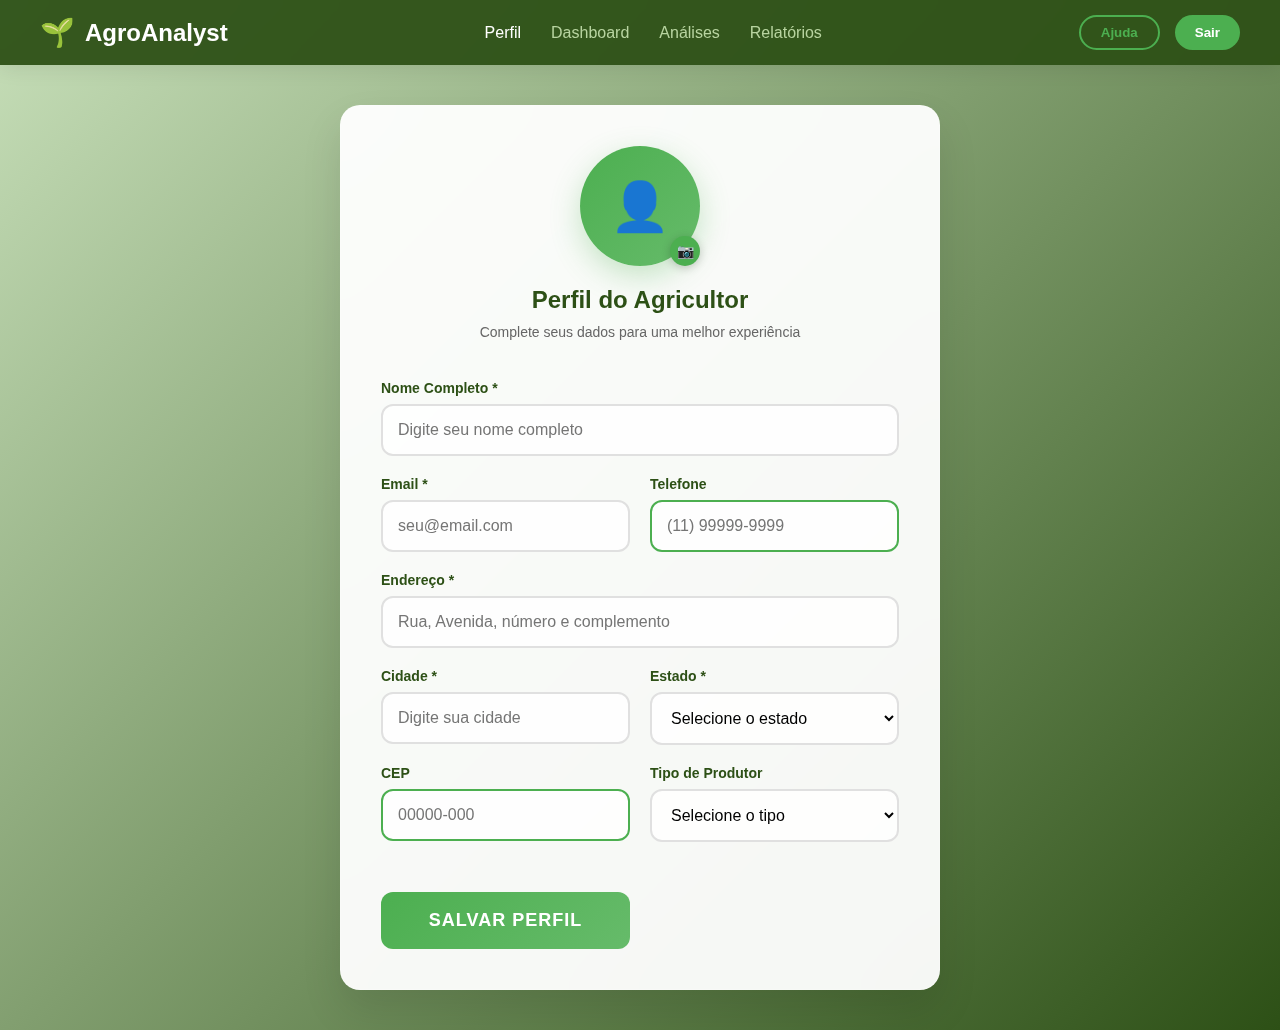
<file: AgroAnalyst-VersaoFinal/src/paginas/edita_conta.html>
<!DOCTYPE html>
<html lang="pt-BR">
<head>
    <meta charset="UTF-8">
    <meta name="viewport" content="width=device-width, initial-scale=1.0">
    <title>AgroAnalyst - Perfil do Usuário</title>
    <style>
        * {
            margin: 0;
            padding: 0;
            box-sizing: border-box;
        }

        body {
            font-family: 'Segoe UI', Tahoma, Geneva, Verdana, sans-serif;
            background: linear-gradient(135deg, #F2F0EB 0%, #C7DFB9 0%, #2d5016 100%);
            min-height: 100vh;
            display: flex;
            flex-direction: column;
        }

        /* Header */
        .header {
            background-color: rgba(45, 80, 22, 0.95);
            backdrop-filter: blur(10px);
            padding: 15px 30px;
            box-shadow: 0 2px 20px rgba(0,0,0,0.1);
        }

        .nav {
            display: flex;
            justify-content: space-between;
            align-items: center;
            max-width: 1200px;
            margin: 0 auto;
        }

        .logo {
            display: flex;
            align-items: center;
            color: #ffffff;
            font-size: 24px;
            font-weight: bold;
        }

        .logo a {
            color: #ffffff;
            text-decoration: none;
        }

        .logo::before {
            content: "🌱";
            margin-right: 10px;
            font-size: 28px;
        }

        .nav-links {
            display: flex;
            gap: 30px;
            list-style: none;
        }

        .nav-links a {
            color: #b8d4a0;
            text-decoration: none;
            font-weight: 500;
            transition: color 0.3s ease;
        }

        .nav-links a:hover, .nav-links a.active {
            color: #ffffff;
        }

        .nav-buttons {
            display: flex;
            gap: 15px;
        }

        .btn-outline {
            padding: 8px 20px;
            border: 2px solid #4CAF50;
            background: transparent;
            color: #4CAF50;
            border-radius: 25px;
            font-weight: bold;
            cursor: pointer;
            transition: all 0.3s ease;
        }

        .btn-primary {
            padding: 8px 20px;
            border: none;
            background: #4CAF50;
            color: white;
            border-radius: 25px;
            font-weight: bold;
            cursor: pointer;
            transition: all 0.3s ease;
        }

        .btn-outline:hover, .btn-primary:hover {
            transform: translateY(-2px);
            box-shadow: 0 5px 15px rgba(76, 175, 80, 0.3);
        }

        /* Main Container */
        .main-container {
            flex: 1;
            display: flex;
            justify-content: center;
            align-items: center;
            padding: 40px 20px;
        }

        .profile-container {
            background: rgba(255, 255, 255, 0.95);
            backdrop-filter: blur(20px);
            border-radius: 20px;
            padding: 40px;
            width: 100%;
            max-width: 600px;
            box-shadow: 0 20px 40px rgba(0,0,0,0.1);
            border: 1px solid rgba(255,255,255,0.2);
        }

        .profile-header {
            text-align: center;
            margin-bottom: 40px;
        }

        .avatar-container {
            position: relative;
            width: 120px;
            height: 120px;
            margin: 0 auto 20px;
        }

        .avatar {
            width: 120px;
            height: 120px;
            border-radius: 50%;
            background: linear-gradient(135deg, #4CAF50, #66BB6A);
            display: flex;
            align-items: center;
            justify-content: center;
            font-size: 48px;
            color: white;
            box-shadow: 0 10px 30px rgba(76, 175, 80, 0.3);
            cursor: pointer;
            transition: all 0.3s ease;
        }

        .avatar:hover {
            transform: scale(1.05);
            box-shadow: 0 15px 40px rgba(76, 175, 80, 0.4);
        }

        .upload-hint {
            position: absolute;
            bottom: 0;
            right: 0;
            background: #4CAF50;
            color: white;
            border-radius: 50%;
            width: 30px;
            height: 30px;
            display: flex;
            align-items: center;
            justify-content: center;
            font-size: 14px;
            cursor: pointer;
            box-shadow: 0 2px 10px rgba(0,0,0,0.2);
        }

        .profile-title {
            font-size: 24px;
            color: #2d5016;
            margin-bottom: 10px;
            font-weight: 600;
        }

        .profile-subtitle {
            color: #666;
            font-size: 14px;
        }

        /* Form Styles */
        .form-grid {
            display: grid;
            grid-template-columns: 1fr;
            gap: 20px;
        }

        .form-group {
            position: relative;
        }

        .form-group.half {
            grid-column: span 1;
        }

        @media (min-width: 768px) {
            .form-grid {
                grid-template-columns: 1fr 1fr;
            }
            
            .form-group.full {
                grid-column: span 2;
            }
        }

        .form-label {
            display: block;
            margin-bottom: 8px;
            color: #2d5016;
            font-weight: 600;
            font-size: 14px;
        }

        .form-input {
            width: 100%;
            padding: 15px;
            border: 2px solid #e0e0e0;
            border-radius: 12px;
            font-size: 16px;
            background: rgba(255,255,255,0.8);
            transition: all 0.3s ease;
            outline: none;
        }

        .form-input:focus {
            border-color: #4CAF50;
            background: rgba(255,255,255,1);
            box-shadow: 0 0 0 3px rgba(76, 175, 80, 0.1);
        }

        .form-input:valid {
            border-color: #4CAF50;
        }

        .form-select {
            width: 100%;
            padding: 15px;
            border: 2px solid #e0e0e0;
            border-radius: 12px;
            font-size: 16px;
            background: rgba(255,255,255,0.8);
            cursor: pointer;
            transition: all 0.3s ease;
            outline: none;
        }

        .form-select:focus {
            border-color: #4CAF50;
            background: rgba(255,255,255,1);
            box-shadow: 0 0 0 3px rgba(76, 175, 80, 0.1);
        }

        .save-button {
            width: 100%;
            padding: 18px;
            background: linear-gradient(135deg, #4CAF50, #66BB6A);
            color: white;
            border: none;
            border-radius: 12px;
            font-size: 18px;
            font-weight: bold;
            cursor: pointer;
            transition: all 0.3s ease;
            margin-top: 30px;
            text-transform: uppercase;
            letter-spacing: 1px;
        }

        .save-button:hover {
            transform: translateY(-2px);
            box-shadow: 0 10px 25px rgba(76, 175, 80, 0.3);
        }

        .save-button:active {
            transform: translateY(0);
        }

        /* Success Animation */
        .success-message {
            background: #d4edda;
            color: #155724;
            padding: 15px;
            border-radius: 12px;
            margin-top: 20px;
            text-align: center;
            font-weight: bold;
            display: none;
            animation: slideIn 0.5s ease;
        }

        @keyframes slideIn {
            from {
                opacity: 0;
                transform: translateY(-20px);
            }
            to {
                opacity: 1;
                transform: translateY(0);
            }
        }

        /* Responsive */
        @media (max-width: 768px) {
            .profile-container {
                padding: 30px 20px;
                margin: 20px;
            }
            
            .nav {
                flex-direction: column;
                gap: 20px;
            }
            
            .nav-links {
                display: none;
            }
        }
    </style>
</head>
<body>
    <header class="header">
        <nav class="nav">
            <div class="logo">
                <a href="/AgroAnalyst-VersaoFinal/index.html">AgroAnalyst</a>
            </div>
            <ul class="nav-links">
                <li><a href="#" class="active">Perfil</a></li>
                <li><a href="#">Dashboard</a></li>
                <li><a href="#">Análises</a></li>
                <li><a href="#">Relatórios</a></li>
            </ul>
            <div class="nav-buttons">
                <button class="btn-outline">Ajuda</button>
                <button class="btn-primary">Sair</button>
            </div>
        </nav>
    </header>

    <main class="main-container">
        <div class="profile-container">
            <div class="profile-header">
                <div class="avatar-container">
                    <div class="avatar" onclick="triggerFileInput()">
                        👤
                        <div class="upload-hint">📷</div>
                    </div>
                    <input type="file" id="avatarInput" style="display: none;" accept="image/*" onchange="handleAvatarUpload(event)">
                </div>
                <h1 class="profile-title">Perfil do Agricultor</h1>
                <p class="profile-subtitle">Complete seus dados para uma melhor experiência</p>
            </div>

            <form id="profileForm" class="form-grid">
                <div class="form-group full">
                    <label class="form-label" for="nomeCompleto">Nome Completo *</label>
                    <input type="text" id="nomeCompleto" name="nomeCompleto" class="form-input" placeholder="Digite seu nome completo" required>
                </div>

                <div class="form-group">
                    <label class="form-label" for="email">Email *</label>
                    <input type="email" id="email" name="email" class="form-input" placeholder="seu@email.com" required>
                </div>

                <div class="form-group">
                    <label class="form-label" for="telefone">Telefone</label>
                    <input type="tel" id="telefone" name="telefone" class="form-input" placeholder="(11) 99999-9999">
                </div>

                <div class="form-group full">
                    <label class="form-label" for="endereco">Endereço *</label>
                    <input type="text" id="endereco" name="endereco" class="form-input" placeholder="Rua, Avenida, número e complemento" required>
                </div>

                <div class="form-group">
                    <label class="form-label" for="cidade">Cidade *</label>
                    <input type="text" id="cidade" name="cidade" class="form-input" placeholder="Digite sua cidade" required>
                </div>

                <div class="form-group">
                    <label class="form-label" for="estado">Estado *</label>
                    <select id="estado" name="estado" class="form-select" required>
                        <option value="">Selecione o estado</option>
                        <option value="AC">Acre</option>
                        <option value="AL">Alagoas</option>
                        <option value="AP">Amapá</option>
                        <option value="AM">Amazonas</option>
                        <option value="BA">Bahia</option>
                        <option value="CE">Ceará</option>
                        <option value="DF">Distrito Federal</option>
                        <option value="ES">Espírito Santo</option>
                        <option value="GO">Goiás</option>
                        <option value="MA">Maranhão</option>
                        <option value="MT">Mato Grosso</option>
                        <option value="MS">Mato Grosso do Sul</option>
                        <option value="MG">Minas Gerais</option>
                        <option value="PA">Pará</option>
                        <option value="PB">Paraíba</option>
                        <option value="PR">Paraná</option>
                        <option value="PE">Pernambuco</option>
                        <option value="PI">Piauí</option>
                        <option value="RJ">Rio de Janeiro</option>
                        <option value="RN">Rio Grande do Norte</option>
                        <option value="RS">Rio Grande do Sul</option>
                        <option value="RO">Rondônia</option>
                        <option value="RR">Roraima</option>
                        <option value="SC">Santa Catarina</option>
                        <option value="SP">São Paulo</option>
                        <option value="SE">Sergipe</option>
                        <option value="TO">Tocantins</option>
                    </select>
                </div>

                <div class="form-group">
                    <label class="form-label" for="cep">CEP</label>
                    <input type="text" id="cep" name="cep" class="form-input" placeholder="00000-000" maxlength="9">
                </div>

                <div class="form-group">
                    <label class="form-label" for="tipoProdutor">Tipo de Produtor</label>
                    <select id="tipoProdutor" name="tipoProdutor" class="form-select">
                        <option value="">Selecione o tipo</option>
                        <option value="pequeno">Pequeno Produtor</option>
                        <option value="medio">Médio Produtor</option>
                        <option value="grande">Grande Produtor</option>
                        <option value="cooperativa">Cooperativa</option>
                        <option value="empresa">Empresa Rural</option>
                    </select>
                </div>

                <button type="submit" class="save-button">Salvar Perfil</button>
            </form>

            <div id="successMessage" class="success-message">
                ✅ Perfil salvo com sucesso!
            </div>
        </div>
    </main>

    <script>
        // Formatação de CEP
        document.getElementById('cep').addEventListener('input', function(e) {
            let value = e.target.value.replace(/\D/g, '');
            if (value.length > 5) {
                value = value.substring(0, 5) + '-' + value.substring(5, 8);
            }
            e.target.value = value;
        });

        // Formatação de telefone
        document.getElementById('telefone').addEventListener('input', function(e) {
            let value = e.target.value.replace(/\D/g, '');
            if (value.length > 0) {
                if (value.length <= 2) {
                    value = '(' + value;
                } else if (value.length <= 6) {
                    value = '(' + value.substring(0, 2) + ') ' + value.substring(2);
                } else if (value.length <= 10) {
                    value = '(' + value.substring(0, 2) + ') ' + value.substring(2, 6) + '-' + value.substring(6);
                } else {
                    value = '(' + value.substring(0, 2) + ') ' + value.substring(2, 7) + '-' + value.substring(7, 11);
                }
            }
            e.target.value = value;
        });

        // Consulta CEP
        document.getElementById('cep').addEventListener('blur', function(e) {
            const cep = e.target.value.replace(/\D/g, '');
            if (cep.length === 8) {
                fetch(`https://viacep.com.br/ws/${cep}/json/`)
                    .then(response => response.json())
                    .then(data => {
                        if (!data.erro) {
                            document.getElementById('endereco').value = data.logradouro;
                            document.getElementById('cidade').value = data.localidade;
                            document.getElementById('estado').value = data.uf;
                        }
                    })
                    .catch(error => {
                        console.log('Erro ao consultar CEP:', error);
                    });
            }
        });

        // Upload de avatar
        function triggerFileInput() {
            document.getElementById('avatarInput').click();
        }

        function handleAvatarUpload(event) {
            const file = event.target.files[0];
            if (file) {
                const reader = new FileReader();
                reader.onload = function(e) {
                    const avatar = document.querySelector('.avatar');
                    avatar.style.backgroundImage = `url(${e.target.result})`;
                    avatar.style.backgroundSize = 'cover';
                    avatar.style.backgroundPosition = 'center';
                    avatar.innerHTML = '<div class="upload-hint">📷</div>';
                };
                reader.readAsDataURL(file);
            }
        }

        // Submit do formulário
        document.getElementById('profileForm').addEventListener('submit', function(e) {
            e.preventDefault();
            
            // Simular salvamento
            const formData = new FormData(this);
            const data = Object.fromEntries(formData);
            
            console.log('Dados do perfil:', data);
            
            // Mostrar mensagem de sucesso
            const successMessage = document.getElementById('successMessage');
            successMessage.style.display = 'block';
            
            // Esconder mensagem após 3 segundos
            setTimeout(() => {
                successMessage.style.display = 'none';
            }, 3000);
            
            // Scroll para o topo
            window.scrollTo({ top: 0, behavior: 'smooth' });
        });

        // Validação em tempo real
        const inputs = document.querySelectorAll('.form-input, .form-select');
        inputs.forEach(input => {
            input.addEventListener('blur', function() {
                if (this.checkValidity()) {
                    this.style.borderColor = '#4CAF50';
                } else {
                    this.style.borderColor = '#f44336';
                }
            });
        });

        // Animação de entrada
        window.addEventListener('load', function() {
            const container = document.querySelector('.profile-container');
            container.style.animation = 'slideIn 0.5s ease';
        });
    </script>
</body>
</html>
</file>
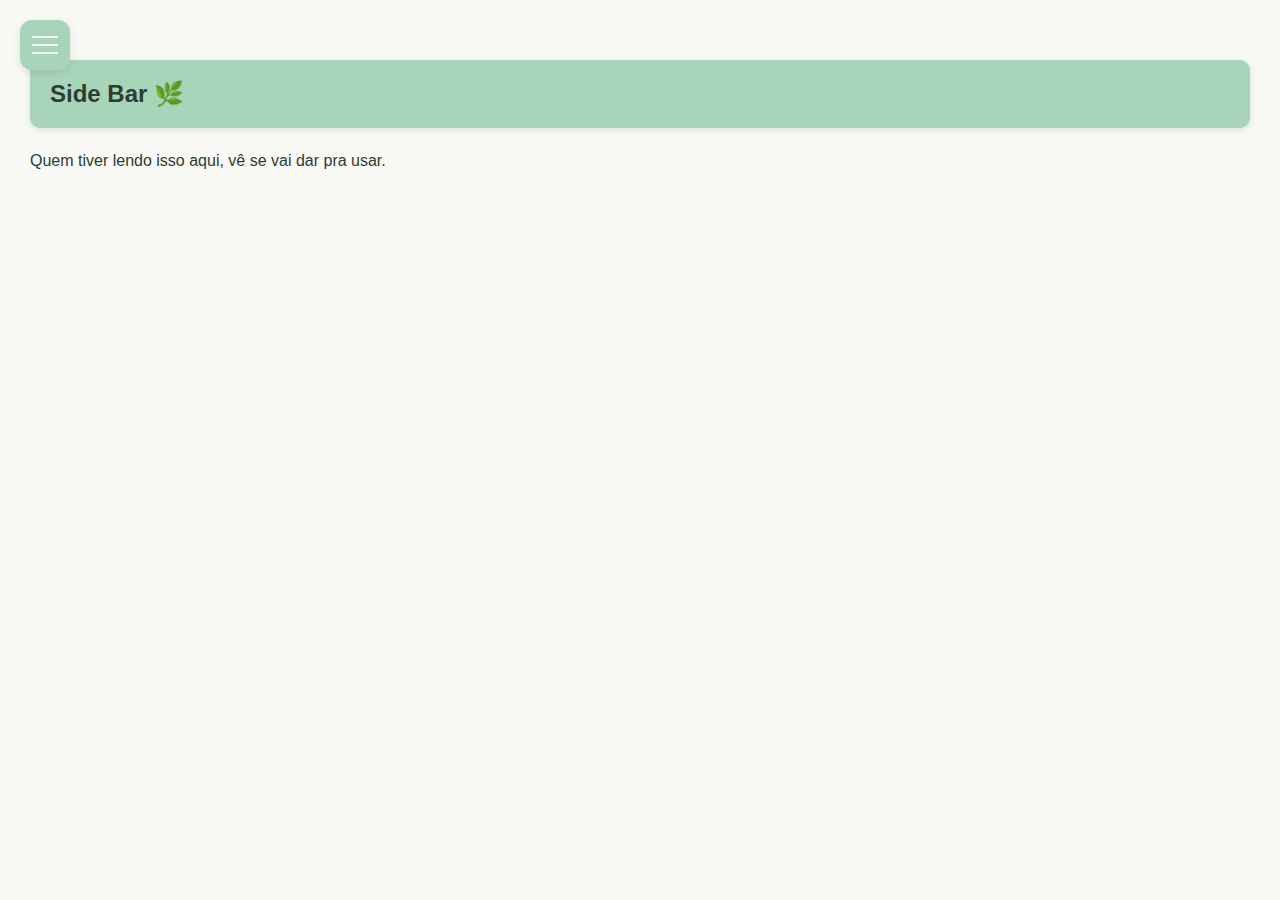
<file: AgroAnalyst-VersaoFinal/src/paginas/side_bar.html>
<!DOCTYPE html>
<html lang="pt-BR">
<head>
  <meta charset="UTF-8">
  <meta name="viewport" content="width=device-width, initial-scale=1.0">
  <title>Menu Lateral - Estilo Pastel</title>
  <style>
    :root {
      --verde-claro: #A8D5BA;
      --verde-pastel: #CFE8CC;
      --verde-escuro: #7BB992;
      --off-white: #F8F8F4;
      --texto: #2E3D32;
      --sombra: rgba(0, 0, 0, 0.1);
      --overlay: rgba(0, 0, 0, 0.3);
    }

    * {
      box-sizing: border-box;
      margin: 0;
      padding: 0;
      font-family: "Poppins", Arial, sans-serif;
    }

    body {
      background-color: var(--off-white);
      color: var(--texto);
      overflow-x: hidden;
    }

    /* 🍔 Botão do menu */
    .menu-btn {
      position: fixed;
      top: 20px;
      left: 20px;
      width: 50px;
      height: 50px;
      background-color: var(--verde-claro);
      border: none;
      border-radius: 12px;
      box-shadow: 0 3px 8px var(--sombra);
      cursor: pointer;
      display: flex;
      align-items: center;
      justify-content: center;
      z-index: 1001;
      transition: background 0.3s ease, transform 0.2s ease;
    }

    .menu-btn:hover {
      background-color: var(--verde-escuro);
      transform: scale(1.05);
    }

    .menu-icon {
      position: relative;
      width: 26px;
      height: 2.5px;
      background-color: var(--off-white);
      border-radius: 2px;
      transition: all 0.3s ease;
    }

    .menu-icon::before,
    .menu-icon::after {
      content: "";
      position: absolute;
      left: 0;
      width: 26px;
      height: 2.5px;
      background-color: var(--off-white);
      border-radius: 2px;
      transition: all 0.3s ease;
    }

    .menu-icon::before {
      top: -8px;
    }

    .menu-icon::after {
      top: 8px;
    }

    /* Animação do ícone */
    .menu-btn.active .menu-icon {
      background: transparent;
    }

    .menu-btn.active .menu-icon::before {
      transform: rotate(45deg);
      top: 0;
    }

    .menu-btn.active .menu-icon::after {
      transform: rotate(-45deg);
      top: 0;
    }

    /* 🧭 Sidebar */
    .sidebar {
      position: fixed;
      top: 0;
      left: -260px;
      width: 250px;
      height: 100%;
      background-color: var(--verde-pastel);
      box-shadow: 2px 0 10px var(--sombra);
      transition: 0.3s ease;
      padding-top: 80px;
      z-index: 1000;
      opacity: 0;
    }

    .sidebar.open {
      left: 0;
      opacity: 1;
    }

    .sidebar a {
      display: flex;
      align-items: center;
      padding: 14px 25px;
      text-decoration: none;
      color: var(--texto);
      font-size: 17px;
      transition: background 0.2s, border-left 0.2s;
      border-left: 4px solid transparent;
    }

    .sidebar a:hover {
      background-color: var(--verde-claro);
      border-left: 4px solid var(--verde-escuro);
    }

    .sidebar a span {
      margin-left: 10px;
    }

    /* 🔳 Efeito de sobreposição */
    .overlay {
      position: fixed;
      top: 0;
      left: 0;
      width: 100%;
      height: 100%;
      background: var(--overlay);
      opacity: 0;
      visibility: hidden;
      transition: 0.3s ease;
      z-index: 900;
    }

    .overlay.active {
      opacity: 1;
      visibility: visible;
    }

    /* 🧩 Conteúdo principal */
    .content {
      padding: 60px 30px;
      transition: all 0.4s ease;
    }

    /* ✨ Efeito suave ao abrir o menu */
    .blurred {
      filter: blur(3px);
      opacity: 0.6;
      transform: scale(0.98);
    }

    header {
      background-color: var(--verde-claro);
      padding: 20px;
      border-radius: 10px;
      box-shadow: 0 2px 6px var(--sombra);
    }

    header h1 {
      font-size: 24px;
    }

    main {
      margin-top: 20px;
    }

    main p {
      line-height: 1.6;
      font-size: 16px;
    }
  </style>
</head>
<body>
  <div class="barra-lateral">
    <!-- Botão de menu -->
    <button class="menu-btn" id="menuBtn">
      <div class="menu-icon"></div>
    </button>

    <!-- Sobreposição -->
    <div class="overlay" id="overlay"></div>

    <!-- Menu lateral -->
    <nav class="sidebar" id="sidebar">
      <a href="#"><span>🏠</span> Início</a>
      <a href="#"><span>📄</span> Sobre o Projeto</a>
      <a href="#"><span>📊</span> Relatórios</a>
      <a href="#"><span>⚙️</span> Configurações</a>
      <a href="#"><span>🚪</span> Sair</a>
    </nav>

    <!-- Conteúdo principal -->
    <div class="content" id="content">
      <header>
        <h1>Side Bar 🌿</h1>
      </header>

      <main>
        <p>
          Quem tiver lendo isso aqui, vê se vai dar pra usar.
        </p>
      </main>
    </div>
  </div>
  <!-- Script -->
  <script>
    const menuBtn = document.getElementById('menuBtn');
    const sidebar = document.getElementById('sidebar');
    const overlay = document.getElementById('overlay');
    const content = document.getElementById('content');

    menuBtn.addEventListener('click', () => {
      menuBtn.classList.toggle('active');
      sidebar.classList.toggle('open');
      overlay.classList.toggle('active');
      content.classList.toggle('blurred');
    });

    overlay.addEventListener('click', () => {
      menuBtn.classList.remove('active');
      sidebar.classList.remove('open');
      overlay.classList.remove('active');
      content.classList.remove('blurred');
    });
  </script>

</body>
</html>
</file>
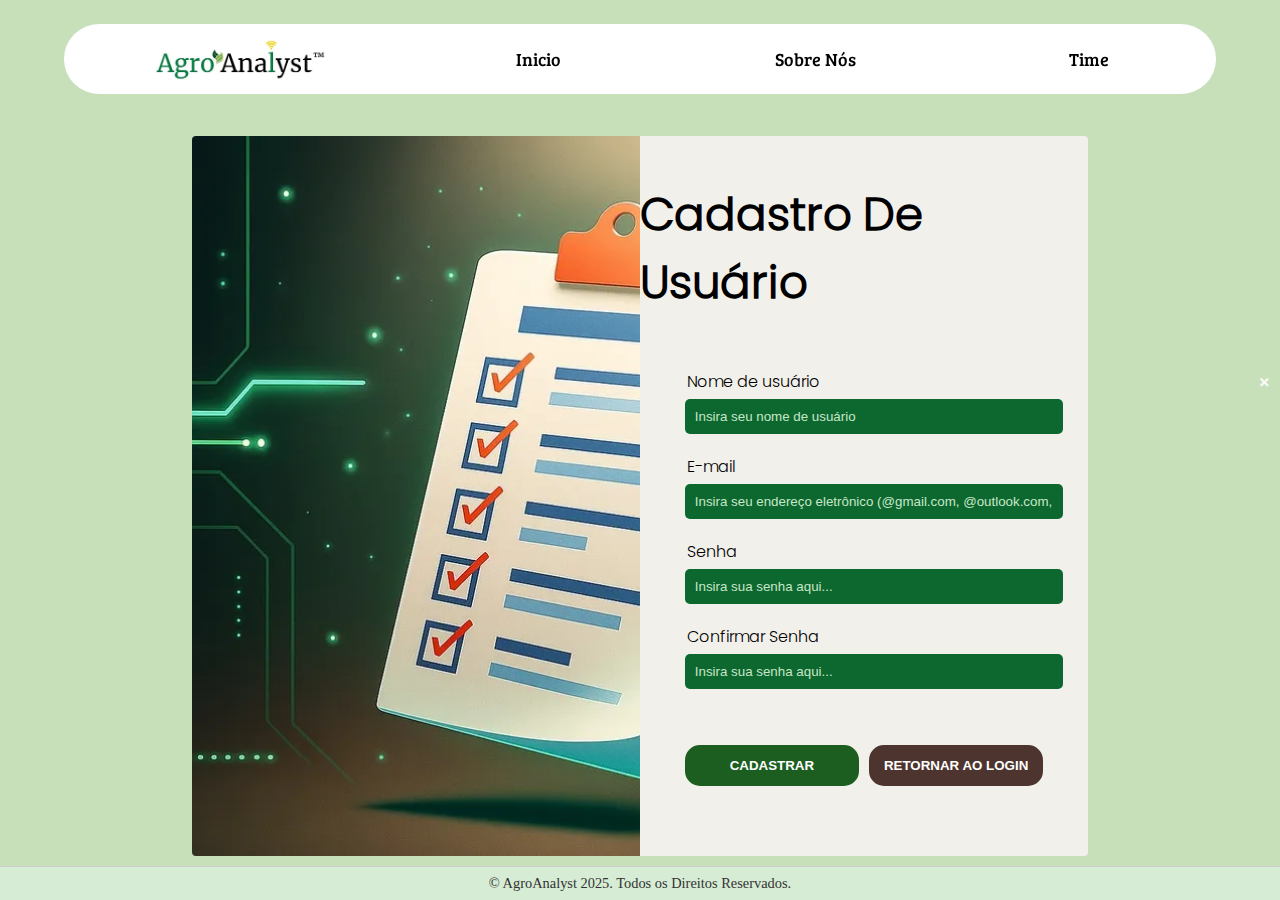
<file: AgroAnalyst-VersaoFinal/src/paginas/cadastro_login/cadastro.html>
<!DOCTYPE html>
<html lang="pt-br">
<head>
    <meta charset="UTF-8">
    <meta name="viewport" content="width=device-width, initial-scale=1.0">
    <title>Cadastro de Usuário</title>
    <link rel="stylesheet" href="/AgroAnalyst-VersaoFinal/src/style/style_cadastro.css">
    <link rel="stylesheet" href="/AgroAnalyst-VersaoFinal/src/style/navbar.css">
    <link rel ="icon" href="/AgroAnalyst-VersaoFinal/src/img/icon-agroanalyst.webp" type="image/x-icon">
    
    <script src="/AgroAnalyst-VersaoFinal/src/js/cadastro.js"></script>
    <script defer src="/AgroAnalyst-VersaoFinal/src/js/nav-bar.js"></script>
</head>
<body>

    <div id="nav-bar">
        <div id="area-logo">
            <img id="logo" src="/AgroAnalyst-VersaoFinal/src/img/Agroanalisty-1.webp" alt="">
        </div>
        <div id="area-navegacao">
            <a href="/AgroAnalyst-VersaoFinal/index.html">Inicio</a>
            <a href="/AgroAnalyst-VersaoFinal/src/paginas/quemSomos.html">Sobre nós</a>
            <a href="/AgroAnalyst-VersaoFinal/src/paginas/time.html">Time</a>
        </div>
    </div>


    <div class="cadastro-container">
        <!-- Lado esquerdo - imagem -->
        <div class="imagem-lateral">

        </div>

        <!-- Lado direito - formulário -->
        <div class="formulario">
            <h1>Cadastro De Usuário</h1>
            <form id="formCadastro">

                <legend id="text">Nome de usuário</legend>
                <input id="nome_usuario" type="text" placeholder="Insira seu nome de usuário" required>
                <span class="clear-btn">×</span>

                <legend id="text">E-mail</legend>
                <input id="email_usuario" type="email" placeholder="Insira seu endereço eletrônico (@gmail.com, @outlook.com, ...)" required>
                <span class="clear-btn">×</span>
                
                <legend id="text">Senha</legend>
                <input id="senha" name="senha" type="password" placeholder="Insira sua senha aqui..." maxlength="100" required>

                <legend id="text">Confirmar Senha</legend>
                <input id="confirma_senha" name="confirmar_senha" type="password" placeholder="Insira sua senha aqui..." maxlength="100" required>

                <div class="botoes">
                    <button id="cadastrar" type="submit" class="btn-cadastrar">CADASTRAR</button>
                    <button id="voltarAoLogin" type="button" class="btn-login">RETORNAR AO LOGIN</button>
                </div>
            </form>
        </div>
    </div>

    <!-- Rodapé -->
    <footer>
        © AgroAnalyst 2025. Todos os Direitos Reservados.
    </footer>

    <!-- JavaScript para máscaras, validação e botões X -->
    <script>

        
    </script>
</body>
</html>
</file>
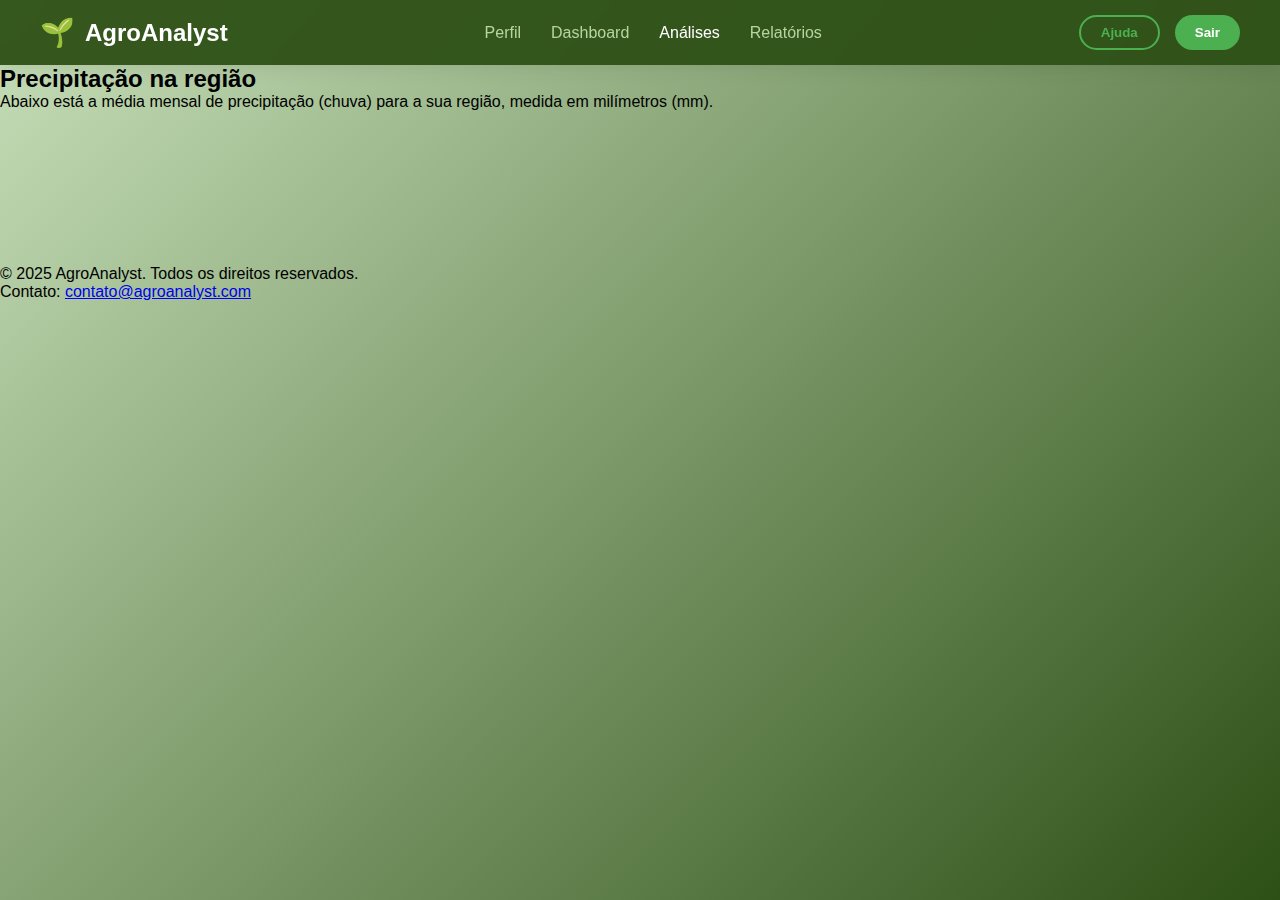
<file: AgroAnalyst-VersaoFinal/src/paginas/perfil-usuario/analise.html>
<!DOCTYPE html>
<html lang="pt-BR">
<head>
    <meta charset="UTF-8">
    <meta name="viewport" content="width=device-width, initial-scale=1.0">
    <link rel ="icon" href="/AgroAnalyst-VersaoFinal/src/img/icon-agroanalyst.webp" type="image/x-icon">
    <link rel="stylesheet" href="/AgroAnalyst-VersaoFinal/src/style/style_dashboard_editaconta.css">
    
    <script defer src=""></script>
    <title>AgroAnalyst - Perfil do Usuário - Dashboard</title>
</head>

<body>
    <header class="header">
        <nav class="nav">
            <div class="logo">
                <a href="/AgroAnalyst-VersaoFinal/index.html">AgroAnalyst</a>
            </div>
            <ul class="nav-links">
                <li><a href="/AgroAnalyst-VersaoFinal/src/paginas/perfil-usuario/perfil.html">Perfil</a></li>
                <li><a href="/AgroAnalyst-VersaoFinal/src/paginas/perfil-usuario/dashboard.html">Dashboard</a></li>
                <li><a href="#"class="active">Análises</a></li>
                <li><a href="/AgroAnalyst-VersaoFinal/src/paginas/perfil-usuario/relatorio.html">Relatórios</a></li>
            </ul>
            <div class="nav-buttons">
                <button class="btn-outline">Ajuda</button>
                <button class="btn-primary">Sair</button>
            </div>
        </nav>
        
    </header>
        <div id="chuva">
            <h2>Precipitação na região</h2>
            <p> Abaixo está a média mensal de precipitação (chuva) para a sua região, medida em milímetros (mm).</p>
            <div class="container-grafico-chuva">
                <div id="loading-spinner" class="spinner-container" style="display: none;">
                    <div class="spinner"></div>
                </div>
                <canvas id="grafico-chuva"></canvas>
            </div>
        </div>

        <!-- Início do rodapé -->
        <div class="rodape" id="contato">
            <div class="container-rodape">
                <p>&copy; 2025 AgroAnalyst. Todos os direitos reservados.</p>
                <p>Contato: <a href="mailto:contato@agroanalyst.com">contato@agroanalyst.com</a></p>
            </div>
        </div>
    </div> 
    
</body>
</html>
</file>
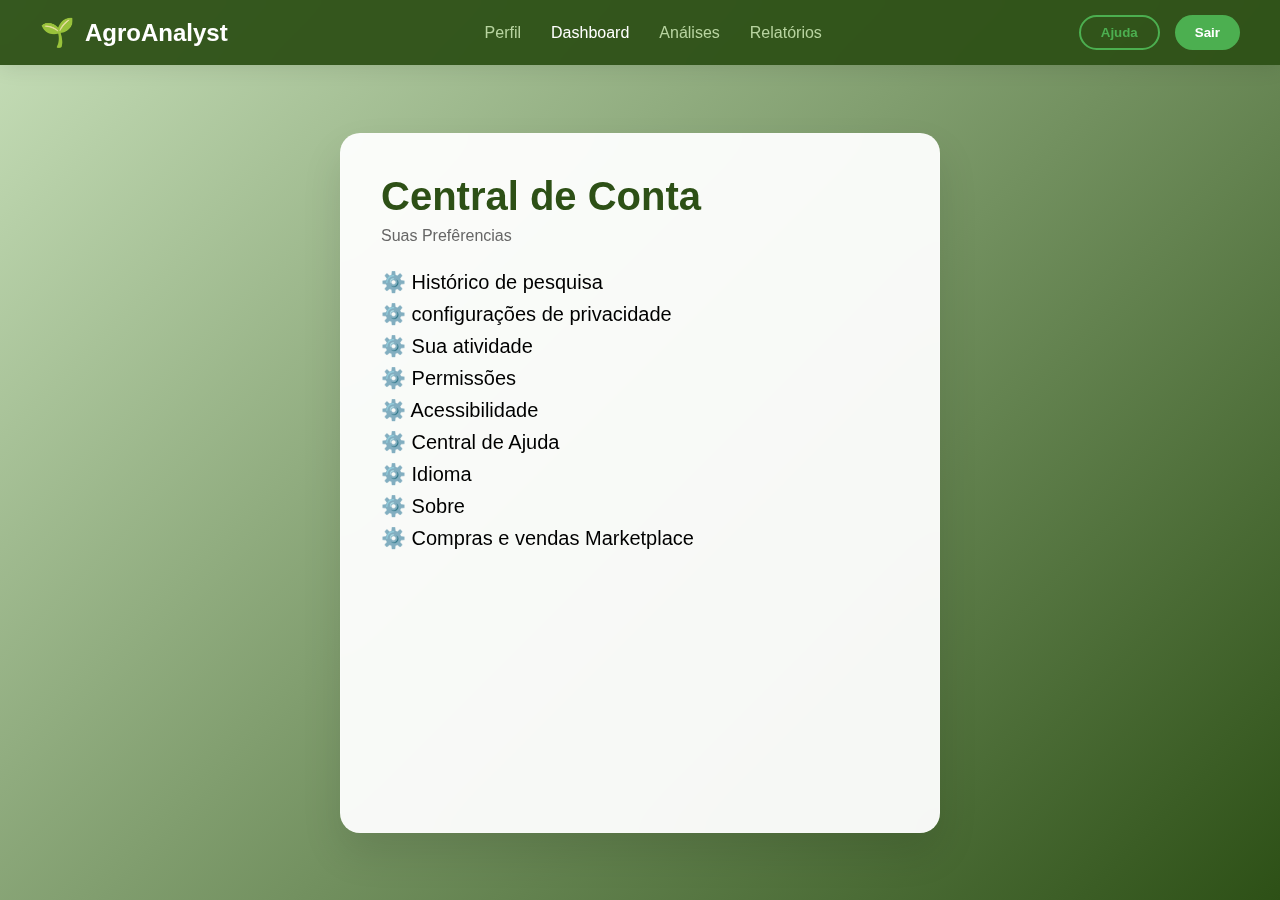
<file: AgroAnalyst-VersaoFinal/src/paginas/perfil-usuario/dashboard.html>
<!DOCTYPE html>
<html lang="pt-BR">
<head>
    <meta charset="UTF-8">
    <meta name="viewport" content="width=device-width, initial-scale=1.0">
    <link rel ="icon" href="/AgroAnalyst-VersaoFinal/src/img/icon-agroanalyst.webp" type="image/x-icon">
    <link rel="stylesheet" href="/AgroAnalyst-VersaoFinal/src/style/style_dashboard_editaconta.css">
    
    <script defer src=""></script>
    <title>AgroAnalyst - Perfil do Usuário - Dashboard</title>
</head>

<body>
    <header class="header">
        <nav class="nav">
            <div class="logo">
                <a href="/AgroAnalyst-VersaoFinal/index.html">AgroAnalyst</a>
            </div>
            <ul class="nav-links">
                <li><a href="/AgroAnalyst-VersaoFinal/src/paginas/perfil-usuario/perfil.html">Perfil</a></li>
                <li><a href="#" class="active">Dashboard</a></li>
                <li><a href="/AgroAnalyst-VersaoFinal/src/paginas/perfil-usuario/analise.html">Análises</a></li>
                <li><a href="/AgroAnalyst-VersaoFinal/src/paginas/perfil-usuario/relatorio.html">Relatórios</a></li>
            </ul>
            <div class="nav-buttons">
                <button class="btn-outline">Ajuda</button>
                <button class="btn-primary">Sair</button>
            </div>
        </nav>
    </header>

    <main class="main-container">
        <div class="profile-container">
            <div class="profile-header">
       
            </div>
                <h1 class="profile-title">Central de Conta</h1>
                <p class="profile-subtitle">Suas Prefêrencias</p>
        <form class="opcoes">
            <div class="options">
                <p>⚙️ Histórico de pesquisa</p>
                <p>⚙️ configurações de privacidade</p>
                <p>⚙️ Sua atividade</p>
                <p>⚙️ Permissões</p>
                <p>⚙️ Acessibilidade</p>
                <p>⚙️ Central de Ajuda</p>
                <p>⚙️ Idioma</p>
                <p>⚙️ Sobre</p>
                <p>⚙️ Compras e vendas Marketplace</p>    
            </div>
        </form>
        </div>
    </main>


</body>
</html>
</file>
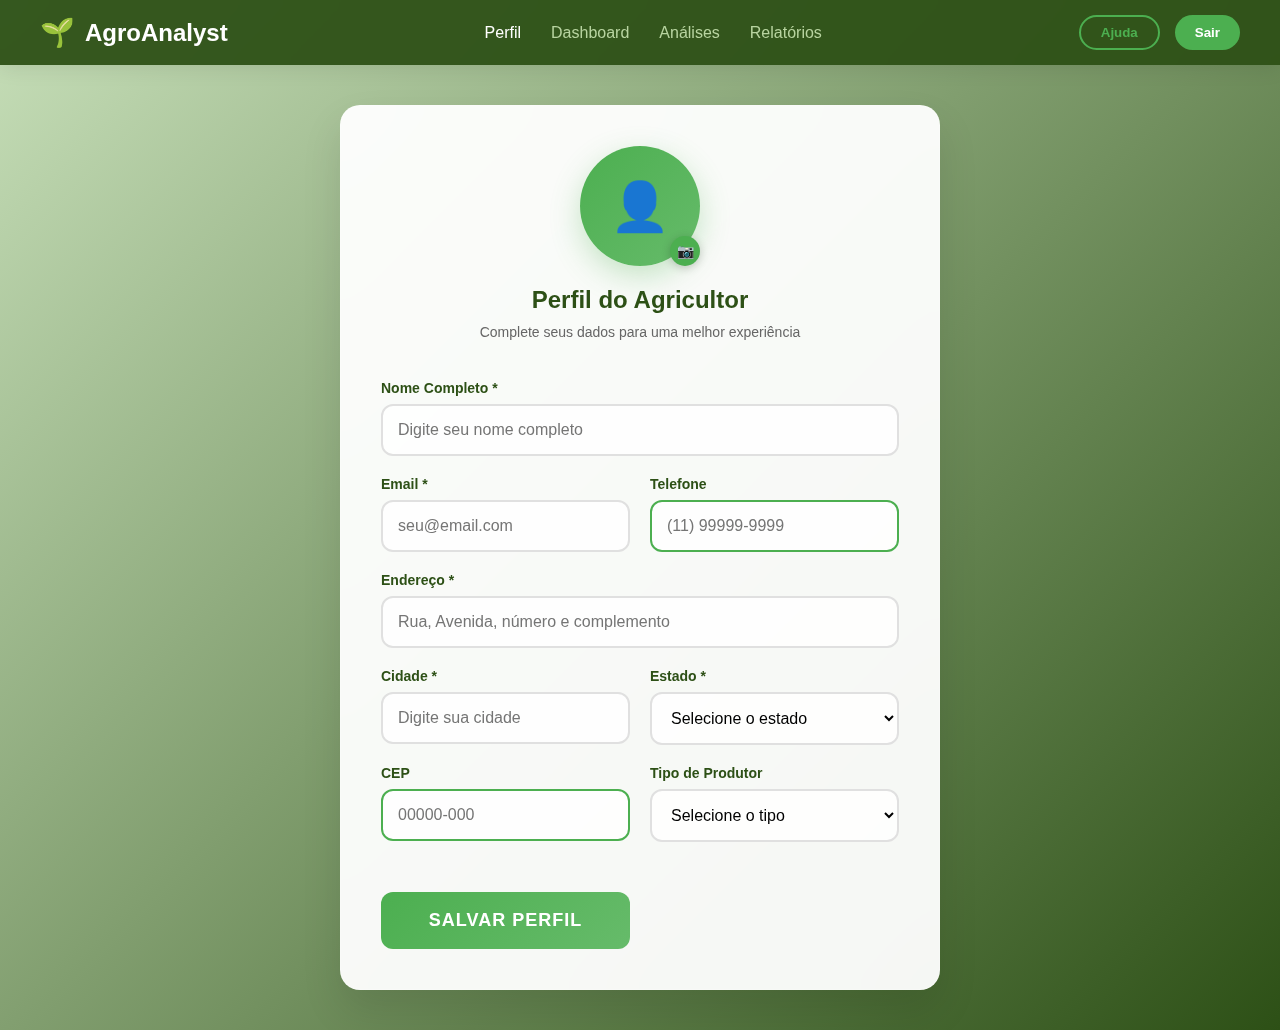
<file: AgroAnalyst-VersaoFinal/src/paginas/perfil-usuario/perfil.html>
<!DOCTYPE html>
<html lang="pt-BR">
<head>
    <meta charset="UTF-8">
    <meta name="viewport" content="width=device-width, initial-scale=1.0">
    <link rel ="icon" href="/AgroAnalyst-VersaoFinal/src/img/icon-agroanalyst.webp" type="image/x-icon">
    <link rel="stylesheet" href="/AgroAnalyst-VersaoFinal/src/style/style_edita_conta.css">
    
    <script defer src="/AgroAnalyst-VersaoFinal/src/js/edita_conta.js"></script>
    <title>AgroAnalyst - Perfil do Usuário</title>
</head>

<body>
    <header class="header">
        <nav class="nav">
            <div class="logo">
                <a href="/AgroAnalyst-VersaoFinal/index.html">AgroAnalyst</a>
            </div>
            <ul class="nav-links">
                <li><a href="#" class="active">Perfil</a></li>
                <li><a href="/AgroAnalyst-VersaoFinal/src/paginas/perfil-usuario/dashboard.html">Dashboard</a></li>
                <li><a href="/AgroAnalyst-VersaoFinal/src/paginas/perfil-usuario/analise.html">Análises</a></li>
                <li><a href="/AgroAnalyst-VersaoFinal/src/paginas/perfil-usuario/relatorio.html">Relatórios</a></li>
            </ul>
            <div class="nav-buttons">
                <button class="btn-outline">Ajuda</button>
                <button class="btn-primary">Sair</button>
            </div>
        </nav>
    </header>

    <main class="main-container">
        <div class="profile-container">
            <div class="profile-header">
                <div class="avatar-container">
                    <div class="avatar" onclick="triggerFileInput()">
                        👤
                        <div class="upload-hint">📷</div>
                    </div>
                    <input type="file" id="avatarInput" style="display: none;" accept="image/*" onchange="handleAvatarUpload(event)">
                </div>
                <h1 class="profile-title">Perfil do Agricultor</h1>
                <p class="profile-subtitle">Complete seus dados para uma melhor experiência</p>
            </div>

            <form id="profileForm" class="form-grid">
                <div class="form-group full">
                    <label class="form-label" for="nomeCompleto">Nome Completo *</label>
                    <input type="text" id="nomeCompleto" name="nomeCompleto" class="form-input" placeholder="Digite seu nome completo" required>
                </div>

                <div class="form-group">
                    <label class="form-label" for="email">Email *</label>
                    <input type="email" id="email" name="email" class="form-input" placeholder="seu@email.com" required>
                </div>

                <div class="form-group">
                    <label class="form-label" for="telefone">Telefone</label>
                    <input type="tel" id="telefone" name="telefone" class="form-input" placeholder="(11) 99999-9999">
                </div>

                <div class="form-group full">
                    <label class="form-label" for="endereco">Endereço *</label>
                    <input type="text" id="endereco" name="endereco" class="form-input" placeholder="Rua, Avenida, número e complemento" required>
                </div>

                <div class="form-group">
                    <label class="form-label" for="cidade">Cidade *</label>
                    <input type="text" id="cidade" name="cidade" class="form-input" placeholder="Digite sua cidade" required>
                </div>

                <div class="form-group">
                    <label class="form-label" for="estado">Estado *</label>
                    <select id="estado" name="estado" class="form-select" required>
                        <option value="">Selecione o estado</option>
                        <option value="AC">Acre</option>
                        <option value="AL">Alagoas</option>
                        <option value="AP">Amapá</option>
                        <option value="AM">Amazonas</option>
                        <option value="BA">Bahia</option>
                        <option value="CE">Ceará</option>
                        <option value="DF">Distrito Federal</option>
                        <option value="ES">Espírito Santo</option>
                        <option value="GO">Goiás</option>
                        <option value="MA">Maranhão</option>
                        <option value="MT">Mato Grosso</option>
                        <option value="MS">Mato Grosso do Sul</option>
                        <option value="MG">Minas Gerais</option>
                        <option value="PA">Pará</option>
                        <option value="PB">Paraíba</option>
                        <option value="PR">Paraná</option>
                        <option value="PE">Pernambuco</option>
                        <option value="PI">Piauí</option>
                        <option value="RJ">Rio de Janeiro</option>
                        <option value="RN">Rio Grande do Norte</option>
                        <option value="RS">Rio Grande do Sul</option>
                        <option value="RO">Rondônia</option>
                        <option value="RR">Roraima</option>
                        <option value="SC">Santa Catarina</option>
                        <option value="SP">São Paulo</option>
                        <option value="SE">Sergipe</option>
                        <option value="TO">Tocantins</option>
                    </select>
                </div>

                <div class="form-group">
                    <label class="form-label" for="cep">CEP</label>
                    <input type="text" id="cep" name="cep" class="form-input" placeholder="00000-000" maxlength="9">
                </div>

                <div class="form-group">
                    <label class="form-label" for="tipoProdutor">Tipo de Produtor</label>
                    <select id="tipoProdutor" name="tipoProdutor" class="form-select">
                        <option value="">Selecione o tipo</option>
                        <option value="pequeno">Pequeno Produtor</option>
                        <option value="medio">Médio Produtor</option>
                        <option value="grande">Grande Produtor</option>
                        <option value="cooperativa">Cooperativa</option>
                        <option value="empresa">Empresa Rural</option>
                    </select>
                </div>

                <button type="submit" class="save-button">Salvar Perfil</button>
            </form>

            <div id="successMessage" class="success-message">
                ✅ Perfil salvo com sucesso!
            </div>
        </div>
    </main>
</body>
</html>
</file>
<file: AgroAnalyst-VersaoFinal/src/style/style_cadastro.css>
/*Fonte do titulo*/
@font-face {
    font-family: Barrio;
    src: url(/AgroAnalyst-VersaoFinal/src/fonts/font-home/BreeSerif-Regular.ttf)
}   

/*Fonte dos textos de navegação*/
@font-face {
    font-family: seasons;
    src: url(/AgroAnalyst-VersaoFinal/src/fonts/font-home/Demo_Fonts/Fontspring-DEMO-theseasons-bd.otf)
} 

@font-face {
    font-family: marry;
    src: url(/AgroAnalyst-VersaoFinal/src/fonts/font-home/Merriweather-VariableFont_opsz\,wdth\,wght.ttf)
}

@font-face {
    font-family: Poppins;
    src: url(/AgroAnalyst-VersaoFinal/src/fonts/font-home/Poppins/Poppins-Light.ttf)
}

body {
    display: flex;
    align-items:center ;
    flex-direction: column;
    background-color: #C8E0BA ;
    width: auto;
    height: auto;
}

/* Container principal */
.cadastro-container {
    margin-top: 8rem;
    display: flex;
    align-items: center;
    justify-content: center;
    width: 70vw;
    height: 80vh;
    border-radius: 10px;
    min-width: 700px;
    min-height: 500px;
}

/* Lado esquerdo */
.imagem-lateral {
    background-image: url('/AgroAnalyst-VersaoFinal/src/img/cadastro-img.webp');
    background-size: cover;
    background-repeat: no-repeat;
    display: flex;
    justify-content: center;
    align-items: center;
    width: 50%;
    height: 100%;
    border-top-left-radius: 4px;
    border-bottom-left-radius: 4px;

}

.formulario{
    display: flex;
    flex-direction: column;
    align-items: center;
    justify-content: center;
    width: 50%;
    height: 100%;
    background-color: #F2F0EB;
    border-top-right-radius: 4px;
    border-bottom-right-radius: 4px;
}


 .formulario h1 {
    margin-top: 10%;
    font-size: 45px;
    font-family: Poppins;
 }



#formCadastro {
    margin-top: 5%;
    display: flex;
    height: 90%;
    width: 80%;
    font-family: poppins;
}

#formCadastro :focus {
    background-color: #60806d; 
}


#formCadastro input {
    background: #0c682e;
}

.formulario input {
    color: white;
    border: none;
    border-radius: 5px;
    padding: 10px;
    
}

.formulario input::placeholder {
    color: #c8e6c9;
}

.botoes {
    margin-top: 10%;
    display: flex;
    justify-content: space-between;
    gap: 10px;
}

button {
    flex: 1;
    padding: 0.8rem;
    border: none;
    border-radius: 15px;
    cursor: pointer;
    font-weight: bold;
    color: white;
}

.btn-cadastrar {
    background: #1b5e20;
}

.btn-cadastrar:hover {
    background: #145a18;
}

.btn-login {
    background: #4e342e;
}

.btn-login:hover {
    background: #3e2723;
}


/* Rodapé */
footer {
    position: fixed;
    bottom: 0;
    width: 100%;
    text-align: center;
    font-size: 0.9rem;
    color: #333;
    background: #d6ecd4;
    padding: 8px 0;
    border-top: 1px solid #ccc;
}

/* Rodapé com imagem */
footer {
    position: fixed;
    bottom: 0;
    width: 100%;
    display: flex;
    justify-content: center;
    align-items: center;
    gap: 10px;
    font-size: 0.9rem;
    color: #333;
    background: #d6ecd4;
    padding: 8px 0;
    border-top: 1px solid #ccc;
}



.formulario form {
    display: flex;
    flex-direction: column;

}


.formulario input {
    background: #0d652d;
    color: white;
    border: none;
    border-radius: 5px;
    padding: 10px;
    width: 100%;
    margin-bottom: 20px;
    margin-top: 5px;
}

.formulario input::placeholder {
    color: #c8e6c9;
}


/* Container do input + botão X */
.input-clearable {
    display: flex;
    align-items: center;
    margin-bottom: 1rem;
}

.input-clearable input {
    width: 100%;
    padding-right: 30px; /* espaço para o X */
}

.clear-btn {
    position: absolute;
    right: 10px;
    cursor: pointer;
    font-size: 18px;
    color: #fff;
    opacity: 0.7;
    transition: opacity 0.2s ease-in-out;
    user-select: none;
}

.clear-btn:hover {
    opacity: 1;
}


/* Estilo para o container com botão X */
.input-clearable {
    position: relative;
    display: flex;
    align-items: center;
}

.input-clearable input {
    width: 100%;
    padding-right: 30px; /* espaço para o X */
}

.clear-btn {
    position: absolute;
    right: 10px;
    cursor: pointer;
    font-size: 18px;
    font-weight: bold;
    color: #fff;
    opacity: 0.7;
    transition: opacity 0.2s ease-in-out;
    user-select: none;
}

.clear-btn:hover {
    opacity: 1;
}
</file>
<file: AgroAnalyst-VersaoFinal/src/style/navbar.css>
.barra-lateral {
  display: none;
}


#nav-bar {
    display: flex;
    position: fixed;
    align-items: center;
    width: 90%;
    height: 70px;
    min-width: 700px;
    max-width: 1200px;
    background-color: white;
    margin-top: 1rem;
    border-radius: 35px;
    overflow: hidden;
    z-index: 5;
}

/*Espaço especifico da logo*/
#area-logo {
    display: flex;
    justify-content: center;
    width: 30%;
    max-width: 400px;
    height: 100%;
    overflow: hidden;
}

#area-logo {
  display: flex;
  justify-content: center;
  align-items: center; /* <-- adiciona alinhamento vertical */
  width: 30%;
  max-width: 400px;
  height: 100%;
  overflow: hidden;
}

#logo {
  display: flex;
  max-height: 150%;
  width: fit-content;
  transform: scale(100%);
}

#logo-circulo {
  display: none;
  height: 35px;
  object-fit: contain;
  transform: none; /* remove herança da regra anterior */
  margin: 0 auto;
  padding-top: 3%;
  border-radius: 50px;
}

/*Area para edição da area de navegação da nav-bar*/
#area-navegacao {
    display: flex;
    align-items: center;
    justify-content: space-around;
    width: 70%; 
    height: 100%;   
}

#area-navegacao a{
    font-family: Barrio;
    font-size: 18px;
    text-decoration: none;
    text-transform: capitalize;
    color: black;
    transition: ease-in-out 0.3s;
}

#area-navegacao a:hover {
    color: #056F33;

}

/* Estilizando o contêiner */
.login-cadastro {
    display: flex;
    align-items: center;
    justify-content: flex-end; /* empurra tudo pro lado direito */
    gap: 1rem;
    width: 20%;
    margin-right: 3rem;
    position: relative; /* para facilitar ajustes futuros */
}
/* Estilizando o botão de login */
#login {
    background-color: green; /* Cor de fundo verde */
    color: white; /* Cor do texto branco */
    border: none; /* Removendo borda */
    padding: 10px 50px;
    font-size: 16px; /* Tamanho da fonte */
    cursor: pointer; /* Mudando o cursor para indicar que é clicável */
    border-radius: 25px; /* Bordas arredondadas */
    transition: background-color 0.3s ease; /* Transição suave na mudança de cor */
    font-family: Barrio;
}

/* Estilizando o botão de login quando o mouse passar sobre ele */
#login:hover {
    background-color: darkgreen; /* Cor de fundo mais escura quando o mouse passa por cima */
}

/* Estilizando o link de cadastro */
#cadastro {
    display: block; /* Fazendo o link ser exibido em um bloco (abaixo do botão) */
    color: #515150; /* Cor do texto preto */
    text-decoration: none; /* Removendo o sublinhado do link */
    font-size: 20px; /* Tamanho da fonte */
    font-family: Barrio;
}

/* Alterando a cor do link quando o mouse passa por cima */
#cadastro:hover {
    color: green; /* Mudando a cor para verde quando o mouse passa por cima */
    cursor: pointer;
}

#logout {
  width: 25px;
  height: 25px;
  object-fit: contain;
  cursor: pointer;
  transition: transform 0.2s ease;
  display: none; /* começa oculto */
}

#logout:hover {
  transform: scale(1.1);
}
</file>
<file: AgroAnalyst-VersaoFinal/src/style/style_dashboard_editaconta.css>
* {
            margin: 0;
            padding: 0;
            box-sizing: border-box;
        }

        body {
            font-family: 'Segoe UI', Tahoma, Geneva, Verdana, sans-serif;
            background: linear-gradient(135deg, #F2F0EB 0%, #C7DFB9 0%, #2d5016 100%);
            min-height: 100vh;
            display: flex;
            flex-direction: column;
        }

        /* Header */
        .header {
            background-color: rgba(45, 80, 22, 0.95);
            backdrop-filter: blur(10px);
            padding: 15px 30px;
            box-shadow: 0 2px 20px rgba(0,0,0,0.1);
        }

        .nav {
            display: flex;
            justify-content: space-between;
            align-items: center;
            max-width: 1200px;
            margin: 0 auto;
        }

        .logo {
            display: flex;
            align-items: center;
            color: #ffffff;
            font-size: 24px;
            font-weight: bold;
        }

        .logo a {
            color: #ffffff;
            text-decoration: none;
        }

        .logo::before {
            content: "🌱";
            margin-right: 10px;
            font-size: 28px;
        }

        .nav-links {
            display: flex;
            gap: 30px;
            list-style: none;
        }

        .nav-links a {
            color: #b8d4a0;
            text-decoration: none;
            font-weight: 500;
            transition: color 0.3s ease;
        }

        .nav-links a:hover, .nav-links a.active {
            color: #ffffff;
        }

        .nav-buttons {
            display: flex;
            gap: 15px;
        }

        .btn-outline {
            padding: 8px 20px;
            border: 2px solid #4CAF50;
            background: transparent;
            color: #4CAF50;
            border-radius: 25px;
            font-weight: bold;
            cursor: pointer;
            transition: all 0.3s ease;
        }

        .btn-primary {
            padding: 8px 20px;
            border: none;
            background: #4CAF50;
            color: white;
            border-radius: 25px;
            font-weight: bold;
            cursor: pointer;
            transition: all 0.3s ease;
        }

        .btn-outline:hover, .btn-primary:hover {
            transform: translateY(-2px);
            box-shadow: 0 5px 15px rgba(76, 175, 80, 0.3);
        }

        /* Main Container */
        .main-container {
            flex: 1;
            display: flex;
            justify-content: center;
            align-items: center;
            padding: 40px 20px;
        }

        .profile-container {
            background: rgba(255, 255, 255, 0.95);
            backdrop-filter: blur(20px);
            border-radius: 20px;
            padding: 40px;
            width: 100%;
            max-width: 600px;
            box-shadow: 0 20px 40px rgba(0,0,0,0.1);
            border: 1px solid rgba(255,255,255,0.2);
            height: 700px;
        }

        .options {
            font-size: 20px;
            
        }

        .options p {
            margin-bottom: 8px;
        }

        .profile-header {
            text-align: center;
        }

        .avatar-container {
            position: relative;
            width: 120px;
            height: 120px;
            margin: 0 auto 20px;
        }

        .avatar {
            width: 120px;
            height: 120px;
            border-radius: 50%;
            background: linear-gradient(135deg, #4CAF50, #66BB6A);
            display: flex;
            align-items: center;
            justify-content: center;
            font-size: 48px;
            color: white;
            box-shadow: 0 10px 30px rgba(76, 175, 80, 0.3);
            cursor: pointer;
            transition: all 0.3s ease;
        }

        .avatar:hover {
            transform: scale(1.05);
            box-shadow: 0 15px 40px rgba(76, 175, 80, 0.4);
        }

        .upload-hint {
            position: absolute;
            bottom: 0;
            right: 0;
            background: #4CAF50;
            color: white;
            border-radius: 50%;
            width: 30px;
            height: 30px;
            display: flex;
            align-items: center;
            justify-content: center;
            font-size: 14px;
            cursor: pointer;
            box-shadow: 0 2px 10px rgba(0,0,0,0.2);
        }

        .profile-title {
            font-size: 40px;
            color: #2d5016;
            margin-bottom: 8px;
            font-weight: 600px;

        }

        .profile-subtitle {
            color: #666;
            font-size: 16px;
            margin-bottom: 25px;
        }

        /* Form Styles */
        .form-grid {
            display: grid;
            grid-template-columns: 1fr;
            gap: 20px;
        }

        .form-group {
            position: relative;
        }

        .form-group.half {
            grid-column: span 1;
        }

        @media (min-width: 768px) {
            .form-grid {
                grid-template-columns: 1fr 1fr;
            }
            
            .form-group.full {
                grid-column: span 2;
            }
        }

        .form-label {
            display: block;
            margin-bottom: 8px;
            color: #2d5016;
            font-weight: 600;
            font-size: 14px;
        }

        .form-input {
            width: 100%;
            padding: 15px;
            border: 2px solid #e0e0e0;
            border-radius: 12px;
            font-size: 16px;
            background: rgba(255,255,255,0.8);
            transition: all 0.3s ease;
            outline: none;
        }

        .form-input:focus {
            border-color: #4CAF50;
            background: rgba(255,255,255,1);
            box-shadow: 0 0 0 3px rgba(76, 175, 80, 0.1);
        }

        .form-input:valid {
            border-color: #4CAF50;
        }

        .form-select {
            width: 100%;
            padding: 15px;
            border: 2px solid #e0e0e0;
            border-radius: 12px;
            font-size: 16px;
            background: rgba(255,255,255,0.8);
            cursor: pointer;
            transition: all 0.3s ease;
            outline: none;
        }

        .form-select:focus {
            border-color: #4CAF50;
            background: rgba(255,255,255,1);
            box-shadow: 0 0 0 3px rgba(76, 175, 80, 0.1);
        }

        .save-button {
            width: 100%;
            padding: 18px;
            background: linear-gradient(135deg, #4CAF50, #66BB6A);
            color: white;
            border: none;
            border-radius: 12px;
            font-size: 18px;
            font-weight: bold;
            cursor: pointer;
            transition: all 0.3s ease;
            margin-top: 30px;
            text-transform: uppercase;
            letter-spacing: 1px;
        }

        .save-button:hover {
            transform: translateY(-2px);
            box-shadow: 0 10px 25px rgba(76, 175, 80, 0.3);
        }

        .save-button:active {
            transform: translateY(0);
        }

        /* Success Animation */
        .success-message {
            background: #d4edda;
            color: #155724;
            padding: 15px;
            border-radius: 12px;
            margin-top: 20px;
            text-align: center;
            font-weight: bold;
            display: none;
            animation: slideIn 0.5s ease;
        }

        @keyframes slideIn {
            from {
                opacity: 0;
                transform: translateY(-20px);
            }
            to {
                opacity: 1;
                transform: translateY(0);
            }
        }

        /* Responsive */
        @media (max-width: 768px) {
            .profile-container {
                padding: 30px 20px;
                margin: 20px;
            }
            
            .nav {
                flex-direction: column;
                gap: 20px;
            }
            
            .nav-links {
                display: none;
            }

}
</file>
<file: AgroAnalyst-VersaoFinal/src/style/style_edita_conta.css>
* {
            margin: 0;
            padding: 0;
            box-sizing: border-box;
        }

        body {
            font-family: 'Segoe UI', Tahoma, Geneva, Verdana, sans-serif;
            background: linear-gradient(135deg, #F2F0EB 0%, #C7DFB9 0%, #2d5016 100%);
            min-height: 100vh;
            display: flex;
            flex-direction: column;
        }

        /* Header */
        .header {
            background-color: rgba(45, 80, 22, 0.95);
            backdrop-filter: blur(10px);
            padding: 15px 30px;
            box-shadow: 0 2px 20px rgba(0,0,0,0.1);
        }

        .nav {
            display: flex;
            justify-content: space-between;
            align-items: center;
            max-width: 1200px;
            margin: 0 auto;
        }

        .logo {
            display: flex;
            align-items: center;
            color: #ffffff;
            font-size: 24px;
            font-weight: bold;
        }

        .logo a {
            color: #ffffff;
            text-decoration: none;
        }

        .logo::before {
            content: "🌱";
            margin-right: 10px;
            font-size: 28px;
        }

        .nav-links {
            display: flex;
            gap: 30px;
            list-style: none;
        }

        .nav-links a {
            color: #b8d4a0;
            text-decoration: none;
            font-weight: 500;
            transition: color 0.3s ease;
        }

        .nav-links a:hover, .nav-links a.active {
            color: #ffffff;
        }

        .nav-buttons {
            display: flex;
            gap: 15px;
        }

        .btn-outline {
            padding: 8px 20px;
            border: 2px solid #4CAF50;
            background: transparent;
            color: #4CAF50;
            border-radius: 25px;
            font-weight: bold;
            cursor: pointer;
            transition: all 0.3s ease;
        }

        .btn-primary {
            padding: 8px 20px;
            border: none;
            background: #4CAF50;
            color: white;
            border-radius: 25px;
            font-weight: bold;
            cursor: pointer;
            transition: all 0.3s ease;
        }

        .btn-outline:hover, .btn-primary:hover {
            transform: translateY(-2px);
            box-shadow: 0 5px 15px rgba(76, 175, 80, 0.3);
        }

        /* Main Container */
        .main-container {
            flex: 1;
            display: flex;
            justify-content: center;
            align-items: center;
            padding: 40px 20px;
        }

        .profile-container {
            background: rgba(255, 255, 255, 0.95);
            backdrop-filter: blur(20px);
            border-radius: 20px;
            padding: 40px;
            width: 100%;
            max-width: 600px;
            box-shadow: 0 20px 40px rgba(0,0,0,0.1);
            border: 1px solid rgba(255,255,255,0.2);
        }

        .profile-header {
            text-align: center;
            margin-bottom: 40px;
        }

        .avatar-container {
            position: relative;
            width: 120px;
            height: 120px;
            margin: 0 auto 20px;
        }

        .avatar {
            width: 120px;
            height: 120px;
            border-radius: 50%;
            background: linear-gradient(135deg, #4CAF50, #66BB6A);
            display: flex;
            align-items: center;
            justify-content: center;
            font-size: 48px;
            color: white;
            box-shadow: 0 10px 30px rgba(76, 175, 80, 0.3);
            cursor: pointer;
            transition: all 0.3s ease;
        }

        .avatar:hover {
            transform: scale(1.05);
            box-shadow: 0 15px 40px rgba(76, 175, 80, 0.4);
        }

        .upload-hint {
            position: absolute;
            bottom: 0;
            right: 0;
            background: #4CAF50;
            color: white;
            border-radius: 50%;
            width: 30px;
            height: 30px;
            display: flex;
            align-items: center;
            justify-content: center;
            font-size: 14px;
            cursor: pointer;
            box-shadow: 0 2px 10px rgba(0,0,0,0.2);
        }

        .profile-title {
            font-size: 24px;
            color: #2d5016;
            margin-bottom: 10px;
            font-weight: 600;
        }

        .profile-subtitle {
            color: #666;
            font-size: 14px;
        }

        /* Form Styles */
        .form-grid {
            display: grid;
            grid-template-columns: 1fr;
            gap: 20px;
        }

        .form-group {
            position: relative;
        }

        .form-group.half {
            grid-column: span 1;
        }

        @media (min-width: 768px) {
            .form-grid {
                grid-template-columns: 1fr 1fr;
            }
            
            .form-group.full {
                grid-column: span 2;
            }
        }

        .form-label {
            display: block;
            margin-bottom: 8px;
            color: #2d5016;
            font-weight: 600;
            font-size: 14px;
        }

        .form-input {
            width: 100%;
            padding: 15px;
            border: 2px solid #e0e0e0;
            border-radius: 12px;
            font-size: 16px;
            background: rgba(255,255,255,0.8);
            transition: all 0.3s ease;
            outline: none;
        }

        .form-input:focus {
            border-color: #4CAF50;
            background: rgba(255,255,255,1);
            box-shadow: 0 0 0 3px rgba(76, 175, 80, 0.1);
        }

        .form-input:valid {
            border-color: #4CAF50;
        }

        .form-select {
            width: 100%;
            padding: 15px;
            border: 2px solid #e0e0e0;
            border-radius: 12px;
            font-size: 16px;
            background: rgba(255,255,255,0.8);
            cursor: pointer;
            transition: all 0.3s ease;
            outline: none;
        }

        .form-select:focus {
            border-color: #4CAF50;
            background: rgba(255,255,255,1);
            box-shadow: 0 0 0 3px rgba(76, 175, 80, 0.1);
        }

        .save-button {
            width: 100%;
            padding: 18px;
            background: linear-gradient(135deg, #4CAF50, #66BB6A);
            color: white;
            border: none;
            border-radius: 12px;
            font-size: 18px;
            font-weight: bold;
            cursor: pointer;
            transition: all 0.3s ease;
            margin-top: 30px;
            text-transform: uppercase;
            letter-spacing: 1px;
        }

        .save-button:hover {
            transform: translateY(-2px);
            box-shadow: 0 10px 25px rgba(76, 175, 80, 0.3);
        }

        .save-button:active {
            transform: translateY(0);
        }

        /* Success Animation */
        .success-message {
            background: #d4edda;
            color: #155724;
            padding: 15px;
            border-radius: 12px;
            margin-top: 20px;
            text-align: center;
            font-weight: bold;
            display: none;
            animation: slideIn 0.5s ease;
        }

        @keyframes slideIn {
            from {
                opacity: 0;
                transform: translateY(-20px);
            }
            to {
                opacity: 1;
                transform: translateY(0);
            }
        }

        /* Responsive */
        @media (max-width: 768px) {
            .profile-container {
                padding: 30px 20px;
                margin: 20px;
            }
            
            .nav {
                flex-direction: column;
                gap: 20px;
            }
            
            .nav-links {
                display: none;
            }
        }
</file>
